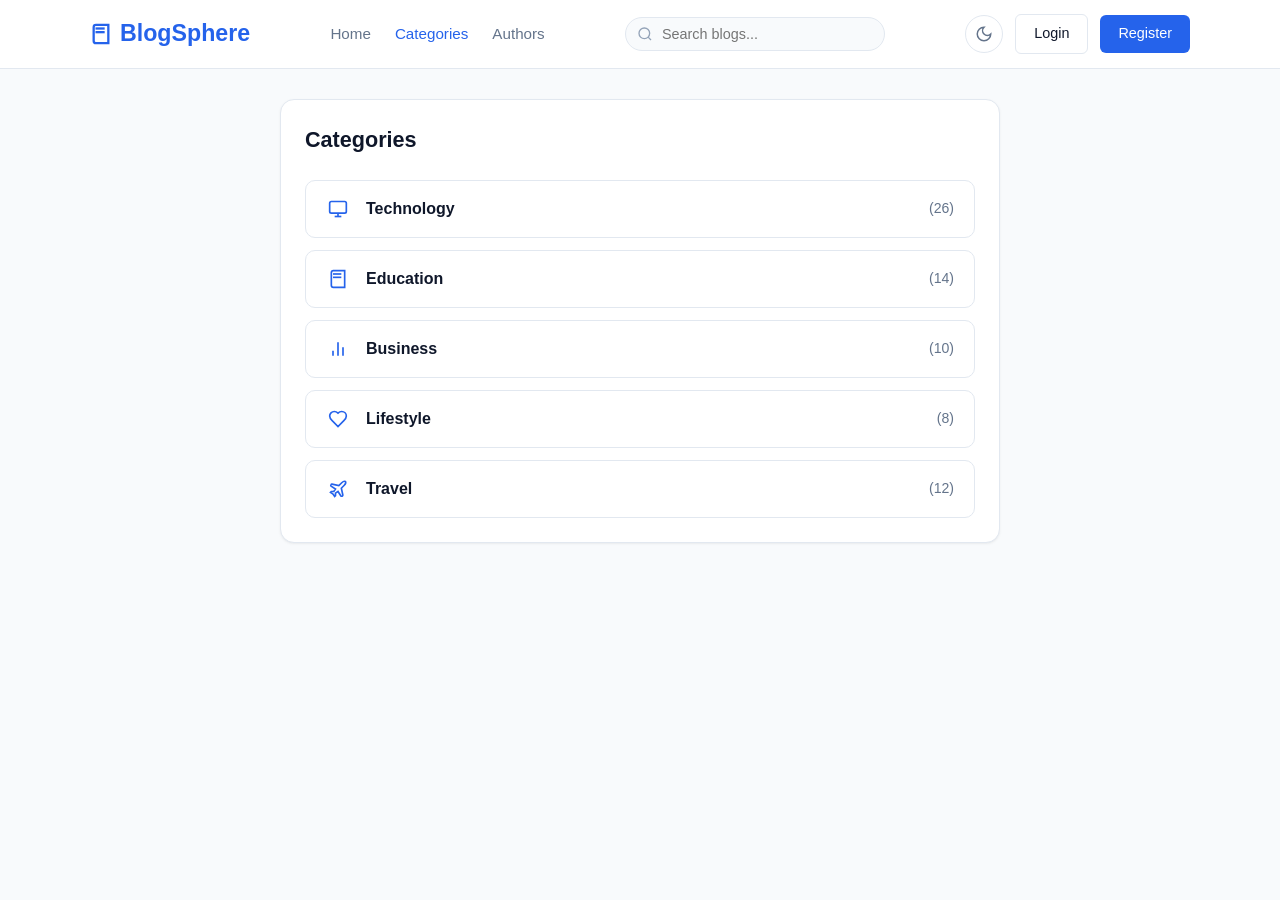
<file: frontend/categories.html>
<!DOCTYPE html>
<html lang="en">
<head>
  <meta charset="UTF-8">
  <meta name="viewport" content="width=device-width, initial-scale=1.0">
  <title>BlogSphere - Categories</title>
  <link rel="stylesheet" href="assets/css/style.css">
</head>
<body>

  <!-- Top Navbar -->
  <header class="navbar" id="main-navbar"></header>

  <main class="main-content">
    <div class="container" style="max-width: 760px;">
      
      <!-- Categories Card List (Screen 11 Mockup) -->
      <div class="categories-container">
        <h2 class="section-title" style="margin-bottom:24px;">Categories</h2>

        <div class="categories-list" id="categories-list-container">
          <!-- Populated by JS -->
        </div>
      </div>

    </div>
  </main>

  <script src="assets/js/api.js"></script>
  <script src="assets/js/common.js"></script>
  <script>
    document.addEventListener('DOMContentLoaded', async () => {
      renderNavbar('categories');

      const iconsMap = {
        technology: `<svg width="20" height="20" viewBox="0 0 24 24" fill="none" stroke="currentColor" stroke-width="2"><rect width="20" height="14" x="2" y="3" rx="2"/><line x1="8" x2="16" y1="21" y2="21"/><line x1="12" x2="12" y1="17" y2="21"/></svg>`,
        education: `<svg width="20" height="20" viewBox="0 0 24 24" fill="none" stroke="currentColor" stroke-width="2"><path d="M4 19.5v-15A2.5 2.5 0 0 1 6.5 2H20v20H6.5a2.5 2.5 0 0 1-2.5-2.5Z"/><path d="M6 6h10"/><path d="M6 10h10"/></svg>`,
        business: `<svg width="20" height="20" viewBox="0 0 24 24" fill="none" stroke="currentColor" stroke-width="2"><line x1="18" x2="18" y1="20" y2="10"/><line x1="12" x2="12" y1="20" y2="4"/><line x1="6" x2="6" y1="20" y2="14"/></svg>`,
        lifestyle: `<svg width="20" height="20" viewBox="0 0 24 24" fill="none" stroke="currentColor" stroke-width="2"><path d="M19 14c1.49-1.46 3-3.21 3-5.5A5.5 5.5 0 0 0 16.5 3c-1.76 0-3 .5-4.5 2-1.5-1.5-2.74-2-4.5-2A5.5 5.5 0 0 0 2 8.5c0 2.3 1.5 4.05 3 5.5l7 7Z"/></svg>`,
        travel: `<svg width="20" height="20" viewBox="0 0 24 24" fill="none" stroke="currentColor" stroke-width="2"><path d="M17.8 19.2 16 11l3.5-3.5C21 6 21.5 4 21 3c-1-.5-3 0-4.5 1.5L13 8 4.8 6.2c-.5-.1-.9.1-1.1.5l-.3.5c-.2.5-.1 1 .3 1.3L9 12l-2 3H4l-1 1 3 2 2 3 1-1v-3l3-2 3.5 5.3c.3.4.8.5 1.3.3l.5-.2c.4-.3.6-.7.5-1.2z"/></svg>`
      };

      try {
        const categories = await API.categories.getAll();
        const container = document.getElementById('categories-list-container');

        container.innerHTML = categories.map(cat => {
          const key = cat.slug.toLowerCase();
          const icon = iconsMap[key] || iconsMap.technology;

          return `
            <a href="index.html?category=${cat.slug}" class="category-row">
              <div class="category-row-left">
                <span class="category-row-icon">${icon}</span>
                <span>${cat.name}</span>
              </div>
              <span class="category-row-count">(${cat.postCount || 10})</span>
            </a>
          `;
        }).join('');

      } catch (err) {
        console.error('Failed to load categories:', err);
      }
    });
  </script>
</body>
</html>
</file>
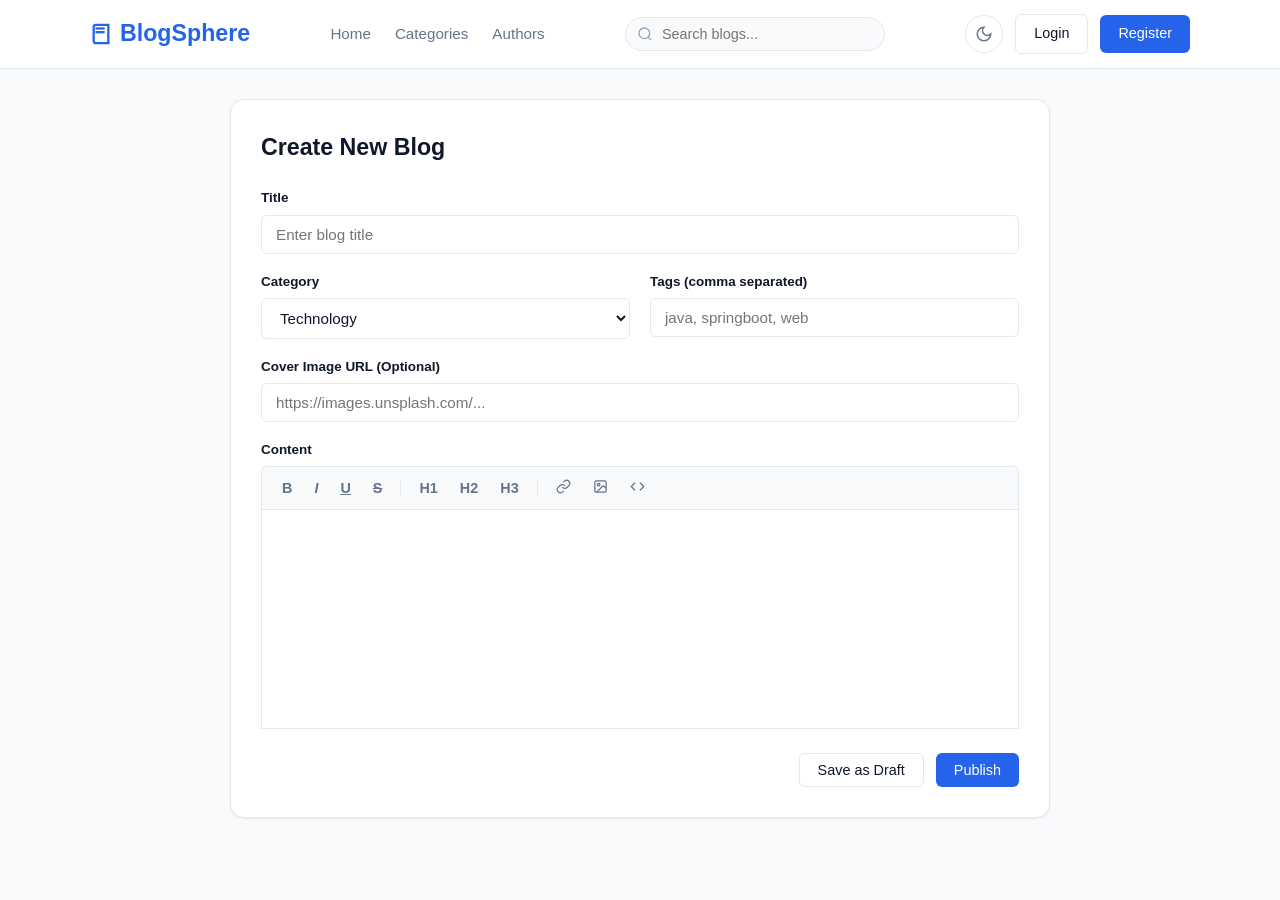
<file: frontend/create-blog.html>
<!DOCTYPE html>
<html lang="en">
<head>
  <meta charset="UTF-8">
  <meta name="viewport" content="width=device-width, initial-scale=1.0">
  <title>BlogSphere - Create New Blog</title>
  <link rel="stylesheet" href="assets/css/style.css">
</head>
<body>

  <!-- Top Navbar -->
  <header class="navbar" id="main-navbar"></header>

  <main class="main-content">
    <div class="container" style="max-width: 860px;">
      
      <!-- Editor Container (Screen 6 Mockup) -->
      <div class="editor-container">
        <h2 class="editor-header">Create New Blog</h2>

        <div id="editor-msg" style="display:none; padding:10px; border-radius:6px; font-size:0.88rem; margin-bottom:16px;"></div>

        <form id="blog-form">
          <!-- Title Input -->
          <div class="form-group">
            <label for="post-title">Title</label>
            <input type="text" id="post-title" placeholder="Enter blog title" required>
          </div>

          <!-- Category & Tags (2 columns) -->
          <div class="editor-grid-2">
            <div class="form-group">
              <label for="post-category">Category</label>
              <select id="post-category">
                <option value="Technology">Technology</option>
                <option value="Education">Education</option>
                <option value="Business">Business</option>
                <option value="Lifestyle">Lifestyle</option>
                <option value="Travel">Travel</option>
              </select>
            </div>

            <div class="form-group">
              <label for="post-tags">Tags (comma separated)</label>
              <input type="text" id="post-tags" placeholder="java, springboot, web">
            </div>
          </div>

          <!-- Cover Image URL -->
          <div class="form-group">
            <label for="post-image">Cover Image URL (Optional)</label>
            <input type="url" id="post-image" placeholder="https://images.unsplash.com/...">
          </div>

          <!-- Rich Text Formatting Toolbar (Screen 6 Mockup) -->
          <div class="form-group" style="margin-bottom:0;">
            <label>Content</label>
            <div class="editor-toolbar">
              <button type="button" class="toolbar-btn" onclick="formatText('bold')" title="Bold"><b>B</b></button>
              <button type="button" class="toolbar-btn" onclick="formatText('italic')" title="Italic"><i>I</i></button>
              <button type="button" class="toolbar-btn" onclick="formatText('underline')" title="Underline"><u>U</u></button>
              <button type="button" class="toolbar-btn" onclick="formatText('strikeThrough')" title="Strikethrough"><s>S</s></button>
              <span style="border-left:1px solid var(--border-color); height:16px; margin:0 4px;"></span>
              <button type="button" class="toolbar-btn" onclick="formatBlock('h1')" title="Heading 1">H1</button>
              <button type="button" class="toolbar-btn" onclick="formatBlock('h2')" title="Heading 2">H2</button>
              <button type="button" class="toolbar-btn" onclick="formatBlock('h3')" title="Heading 3">H3</button>
              <span style="border-left:1px solid var(--border-color); height:16px; margin:0 4px;"></span>
              <button type="button" class="toolbar-btn" onclick="insertLink()" title="Insert Link">
                <svg width="15" height="15" viewBox="0 0 24 24" fill="none" stroke="currentColor" stroke-width="2"><path d="M10 13a5 5 0 0 0 7.54.54l3-3a5 5 0 0 0-7.07-7.07l-1.72 1.71"/><path d="M14 11a5 5 0 0 0-7.54-.54l-3 3a5 5 0 0 0 7.07 7.07l1.71-1.71"/></svg>
              </button>
              <button type="button" class="toolbar-btn" onclick="insertImage()" title="Insert Image URL">
                <svg width="15" height="15" viewBox="0 0 24 24" fill="none" stroke="currentColor" stroke-width="2"><rect width="18" height="18" x="3" y="3" rx="2" ry="2"/><circle cx="9" cy="9" r="2"/><path d="m21 15-3.086-3.086a2 2 0 0 0-2.828 0L6 21"/></svg>
              </button>
              <button type="button" class="toolbar-btn" onclick="insertCode()" title="Code Block">
                <svg width="15" height="15" viewBox="0 0 24 24" fill="none" stroke="currentColor" stroke-width="2"><polyline points="16 18 22 12 16 6"/><polyline points="8 6 2 12 8 18"/></svg>
              </button>
            </div>

            <!-- Content Editable Body -->
            <div id="editor-body" class="editor-textarea" contenteditable="true" 
                 style="background:var(--bg-surface); border:1px solid var(--border-color); padding:16px; min-height:220px; outline:none;"
                 data-placeholder="Write your content here..."></div>
          </div>

          <!-- Bottom Action Buttons (Screen 6 Mockup) -->
          <div class="editor-actions">
            <button type="button" class="btn btn-outline" onclick="submitPost('DRAFT')">Save as Draft</button>
            <button type="button" class="btn btn-primary" onclick="submitPost('PUBLISHED')">Publish</button>
          </div>
        </form>

      </div>

    </div>
  </main>

  <script src="assets/js/api.js"></script>
  <script src="assets/js/common.js"></script>
  <script>
    document.addEventListener('DOMContentLoaded', () => {
      renderNavbar('create');
    });

    // Formatting Toolbar ExecCommands
    function formatText(cmd) {
      document.execCommand(cmd, false, null);
    }

    function formatBlock(tag) {
      document.execCommand('formatBlock', false, `<${tag}>`);
    }

    function insertLink() {
      const url = prompt('Enter URL:');
      if (url) document.execCommand('createLink', false, url);
    }

    function insertImage() {
      const url = prompt('Enter Image URL:');
      if (url) document.execCommand('insertImage', false, url);
    }

    function insertCode() {
      const text = window.getSelection().toString();
      document.execCommand('insertHTML', false, `<code>${text || 'code snippet'}</code>`);
    }

    async function submitPost(status) {
      const title = document.getElementById('post-title').value.trim();
      const category = document.getElementById('post-category').value;
      const rawTags = document.getElementById('post-tags').value;
      const coverImage = document.getElementById('post-image').value.trim();
      const content = document.getElementById('editor-body').innerHTML.trim();
      const msgBox = document.getElementById('editor-msg');

      if (!title) {
        alert('Please provide a title');
        return;
      }
      if (!content || content === '<br>') {
        alert('Content cannot be empty');
        return;
      }

      const tags = rawTags.split(',').map(t => t.trim()).filter(Boolean);

      const payload = {
        title,
        category,
        tags,
        coverImage: coverImage || 'https://images.unsplash.com/photo-1498050108023-c5249f4df085?auto=format&fit=crop&w=800&q=80',
        content,
        status
      };

      try {
        const created = await API.posts.create(payload);
        msgBox.style.display = 'block';
        msgBox.style.background = '#dcfce7';
        msgBox.style.color = '#15803d';
        msgBox.textContent = status === 'DRAFT' ? 'Saved as draft!' : 'Article published successfully!';

        setTimeout(() => {
          window.location.href = `blog-detail.html?id=${created.id || 2}`;
        }, 1000);
      } catch (err) {
        msgBox.style.display = 'block';
        msgBox.style.background = '#fee2e2';
        msgBox.style.color = '#b91c1c';
        msgBox.textContent = `Error: ${err.message}`;
      }
    }
  </script>
</body>
</html>
</file>
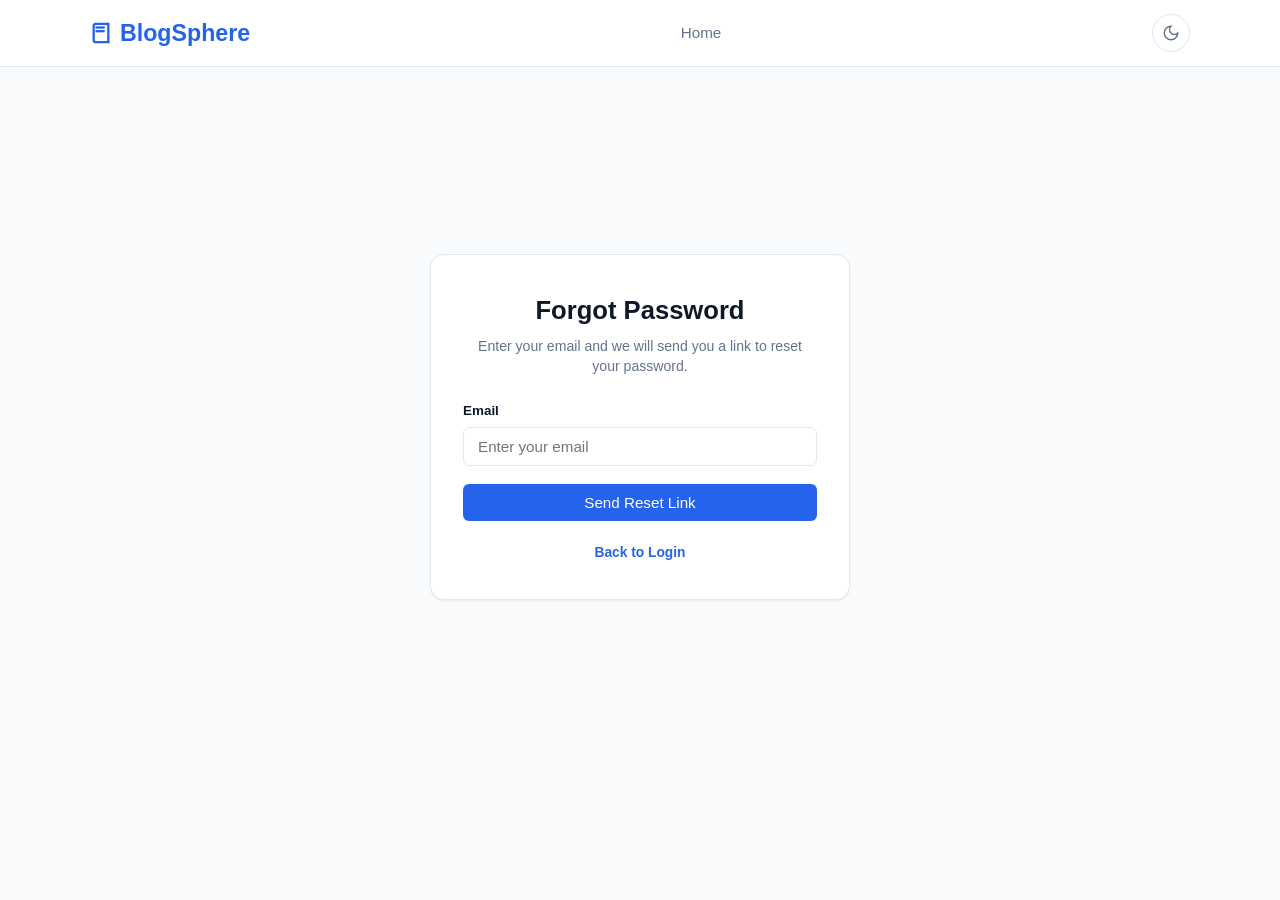
<file: frontend/forgot-password.html>
<!DOCTYPE html>
<html lang="en">
<head>
  <meta charset="UTF-8">
  <meta name="viewport" content="width=device-width, initial-scale=1.0">
  <title>BlogSphere - Forgot Password</title>
  <link rel="stylesheet" href="assets/css/style.css">
</head>
<body>

  <!-- Top Navbar matching mockup -->
  <header class="navbar">
    <div class="nav-container">
      <a href="index.html" class="brand-logo">
        <svg width="22" height="22" viewBox="0 0 24 24" fill="none" stroke="currentColor" stroke-width="2.5"><path d="M4 19.5v-15A2.5 2.5 0 0 1 6.5 2H20v20H6.5a2.5 2.5 0 0 1-2.5-2.5Z"/><path d="M6 6h10"/><path d="M6 10h10"/></svg>
        BlogSphere
      </a>
      <ul class="nav-links">
        <li><a href="index.html">Home</a></li>
      </ul>
      <div>
        <button id="theme-toggle-btn" class="theme-toggle-btn" onclick="toggleTheme()" title="Toggle Theme"></button>
      </div>
    </div>
  </header>

  <!-- Forgot Password Card (Screen 4 Mockup) -->
  <div class="auth-wrapper">
    <div class="auth-card">
      <h2>Forgot Password</h2>
      <p class="auth-subtitle">Enter your email and we will send you a link to reset your password.</p>

      <div id="status-msg" style="display:none; padding:10px; border-radius:6px; font-size:0.85rem; margin-bottom:14px;"></div>

      <form class="auth-form" id="forgot-form">
        <div class="form-group">
          <label for="email">Email</label>
          <input type="email" id="email" placeholder="Enter your email" required>
        </div>

        <button type="submit" class="btn btn-primary" style="width:100%; padding:10px; font-size:0.95rem;">Send Reset Link</button>
      </form>

      <div class="auth-footer">
        <a href="login.html">Back to Login</a>
      </div>
    </div>
  </div>

  <script src="assets/js/api.js"></script>
  <script src="assets/js/common.js"></script>
  <script>
    document.getElementById('forgot-form').addEventListener('submit', async (e) => {
      e.preventDefault();
      const email = document.getElementById('email').value.trim();
      const statusBox = document.getElementById('status-msg');

      try {
        await request('/auth/forgot-password', {
          method: 'POST',
          body: JSON.stringify({ email })
        });
        statusBox.style.display = 'block';
        statusBox.style.background = '#dcfce7';
        statusBox.style.color = '#15803d';
        statusBox.textContent = `A reset link has been dispatched to ${email}. Check your inbox!`;
      } catch (err) {
        statusBox.style.display = 'block';
        statusBox.style.background = '#dcfce7';
        statusBox.style.color = '#15803d';
        statusBox.textContent = `If that email exists in our records, a reset link was sent to ${email}.`;
      }
    });

    updateThemeIcon();
  </script>
</body>
</html>
</file>
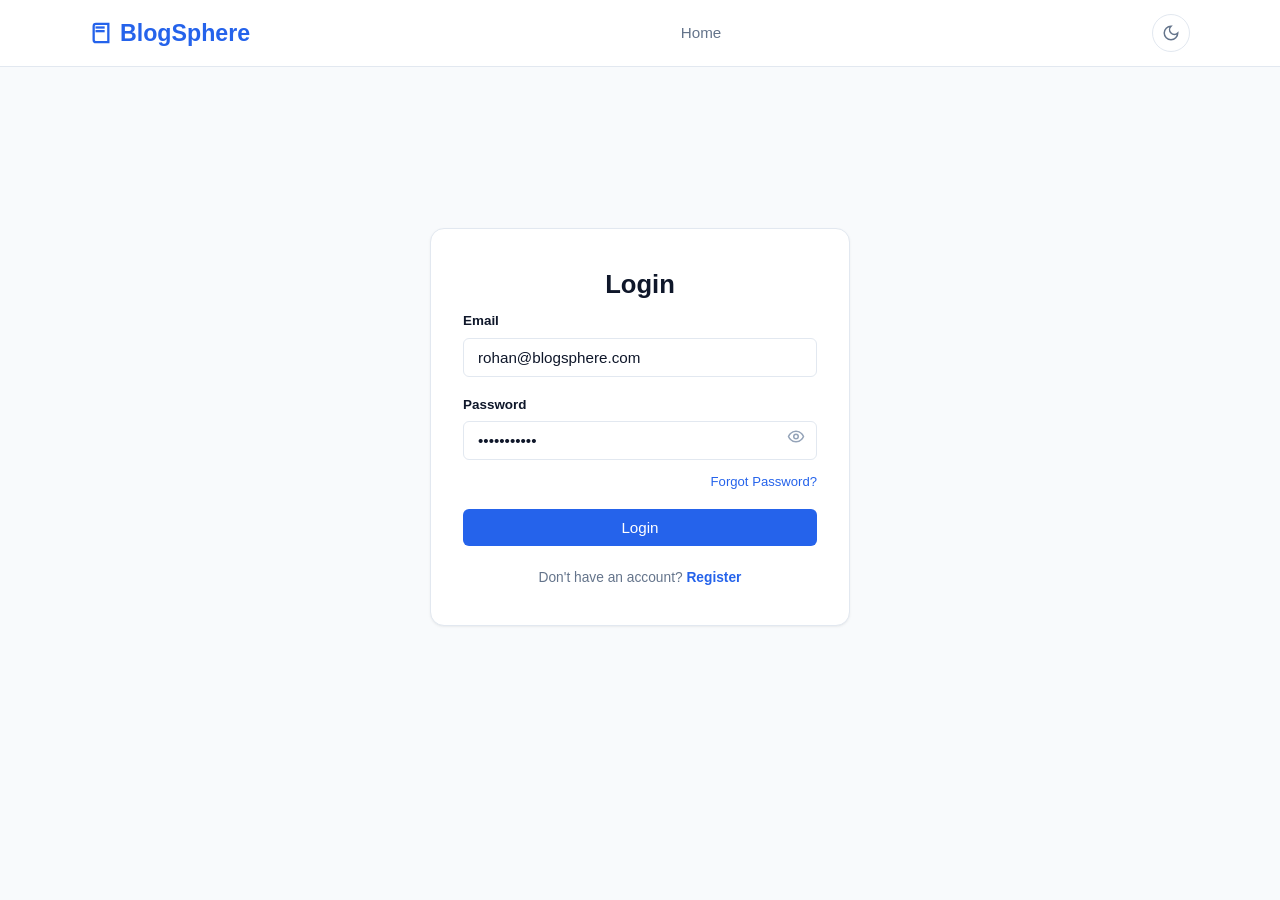
<file: frontend/login.html>
<!DOCTYPE html>
<html lang="en">
<head>
  <meta charset="UTF-8">
  <meta name="viewport" content="width=device-width, initial-scale=1.0">
  <title>BlogSphere - Login</title>
  <link rel="stylesheet" href="assets/css/style.css">
</head>
<body>

  <!-- Minimal Top Navbar matching mockup -->
  <header class="navbar">
    <div class="nav-container">
      <a href="index.html" class="brand-logo">
        <svg width="22" height="22" viewBox="0 0 24 24" fill="none" stroke="currentColor" stroke-width="2.5"><path d="M4 19.5v-15A2.5 2.5 0 0 1 6.5 2H20v20H6.5a2.5 2.5 0 0 1-2.5-2.5Z"/><path d="M6 6h10"/><path d="M6 10h10"/></svg>
        BlogSphere
      </a>
      <ul class="nav-links">
        <li><a href="index.html">Home</a></li>
      </ul>
      <div>
        <button id="theme-toggle-btn" class="theme-toggle-btn" onclick="toggleTheme()" title="Toggle Theme"></button>
      </div>
    </div>
  </header>

  <!-- Login Card Form (Screen 2 Mockup) -->
  <div class="auth-wrapper">
    <div class="auth-card">
      <h2>Login</h2>
      <div id="error-msg" style="color:#ef4444; font-size:0.85rem; margin-bottom:14px; display:none;"></div>

      <form class="auth-form" id="login-form">
        <div class="form-group">
          <label for="email">Email</label>
          <input type="email" id="email" placeholder="Enter your email" required value="rohan@blogsphere.com">
        </div>

        <div class="form-group">
          <label for="password">Password</label>
          <div class="input-with-icon">
            <input type="password" id="password" placeholder="Enter your password" required value="password123">
            <span class="input-toggle-icon" onclick="togglePasswordVisibility('password', this)">
              <svg width="18" height="18" viewBox="0 0 24 24" fill="none" stroke="currentColor" stroke-width="2"><path d="M2 12s3-7 10-7 10 7 10 7-3 7-10 7-10-7-10-7Z"/><circle cx="12" cy="12" r="3"/></svg>
            </span>
          </div>
        </div>

        <div class="form-meta">
          <a href="forgot-password.html" class="form-link">Forgot Password?</a>
        </div>

        <button type="submit" class="btn btn-primary" style="width:100%; padding:10px; font-size:0.95rem;">Login</button>
      </form>

      <div class="auth-footer">
        Don't have an account? <a href="register.html">Register</a>
      </div>
    </div>
  </div>

  <script src="assets/js/api.js"></script>
  <script src="assets/js/common.js"></script>
  <script>
    function togglePasswordVisibility(inputId, iconSpan) {
      const input = document.getElementById(inputId);
      if (input.type === 'password') {
        input.type = 'text';
        iconSpan.innerHTML = `<svg width="18" height="18" viewBox="0 0 24 24" fill="none" stroke="currentColor" stroke-width="2"><path d="M9.88 9.88a3 3 0 1 0 4.24 4.24"/><path d="M10.73 5.08A10.43 10.43 0 0 1 12 5c7 0 10 7 10 7a13.16 13.16 0 0 1-1.67 2.68"/><path d="M6.61 6.61A13.526 13.526 0 0 0 2 12s3 7 10 7a9.74 9.74 0 0 0 5.39-1.61"/><line x1="2" x2="22" y1="2" y2="22"/></svg>`;
      } else {
        input.type = 'password';
        iconSpan.innerHTML = `<svg width="18" height="18" viewBox="0 0 24 24" fill="none" stroke="currentColor" stroke-width="2"><path d="M2 12s3-7 10-7 10 7 10 7-3 7-10 7-10-7-10-7Z"/><circle cx="12" cy="12" r="3"/></svg>`;
      }
    }

    document.getElementById('login-form').addEventListener('submit', async (e) => {
      e.preventDefault();
      const email = document.getElementById('email').value.trim();
      const password = document.getElementById('password').value;
      const errBox = document.getElementById('error-msg');
      errBox.style.display = 'none';

      try {
        const user = await API.auth.login(email, password);
        if (user.role === 'ROLE_ADMIN') {
          window.location.href = 'admin-dashboard.html';
        } else {
          window.location.href = 'dashboard.html';
        }
      } catch (err) {
        errBox.textContent = err.message || 'Login failed';
        errBox.style.display = 'block';
      }
    });

    updateThemeIcon();
  </script>
</body>
</html>
</file>
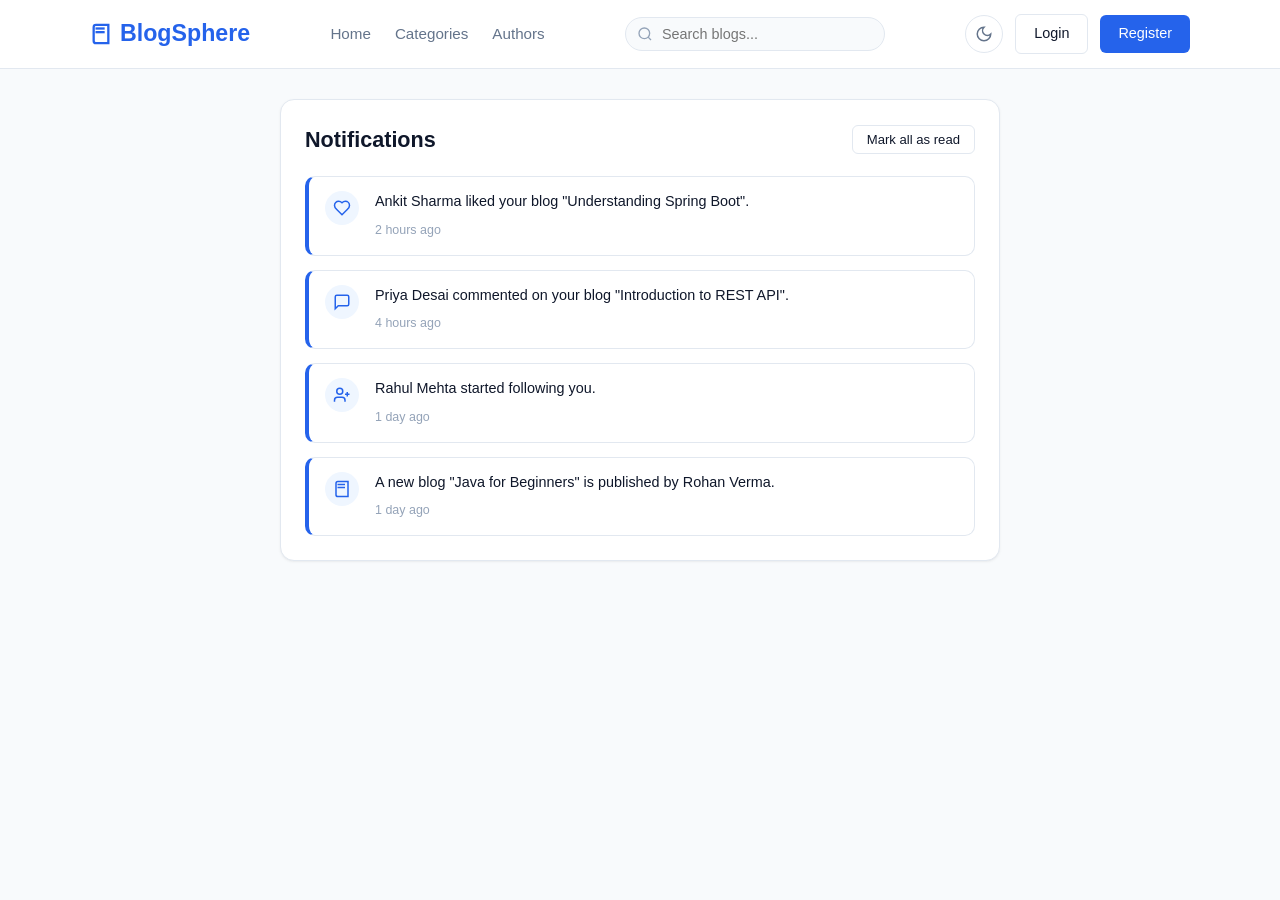
<file: frontend/notifications.html>
<!DOCTYPE html>
<html lang="en">
<head>
  <meta charset="UTF-8">
  <meta name="viewport" content="width=device-width, initial-scale=1.0">
  <title>BlogSphere - Notifications</title>
  <link rel="stylesheet" href="assets/css/style.css">
</head>
<body>

  <!-- Top Navbar -->
  <header class="navbar" id="main-navbar"></header>

  <main class="main-content">
    <div class="container" style="max-width: 760px;">
      
      <!-- Notifications Container (Screen 12 Mockup) -->
      <div class="notifications-container">
        <div style="display:flex; justify-content:space-between; align-items:center; margin-bottom:20px;">
          <h2 class="section-title" style="margin-bottom:0;">Notifications</h2>
          <button class="btn btn-outline btn-sm" onclick="markAllRead()">Mark all as read</button>
        </div>

        <div class="notification-list" id="notification-list-container">
          <!-- Populated by JS -->
        </div>
      </div>

    </div>
  </main>

  <script src="assets/js/api.js"></script>
  <script src="assets/js/common.js"></script>
  <script>
    document.addEventListener('DOMContentLoaded', async () => {
      renderNavbar();

      const icons = {
        LIKE: `<svg width="18" height="18" viewBox="0 0 24 24" fill="none" stroke="currentColor" stroke-width="2"><path d="M19 14c1.49-1.46 3-3.21 3-5.5A5.5 5.5 0 0 0 16.5 3c-1.76 0-3 .5-4.5 2-1.5-1.5-2.74-2-4.5-2A5.5 5.5 0 0 0 2 8.5c0 2.3 1.5 4.05 3 5.5l7 7Z"/></svg>`,
        COMMENT: `<svg width="18" height="18" viewBox="0 0 24 24" fill="none" stroke="currentColor" stroke-width="2"><path d="M21 15a2 2 0 0 1-2 2H7l-4 4V5a2 2 0 0 1 2-2h14a2 2 0 0 1 2 2z"/></svg>`,
        FOLLOW: `<svg width="18" height="18" viewBox="0 0 24 24" fill="none" stroke="currentColor" stroke-width="2"><path d="M16 21v-2a4 4 0 0 0-4-4H6a4 4 0 0 0-4 4v2"/><circle cx="9" cy="7" r="4"/><line x1="19" x2="19" y1="8" y2="14"/><line x1="22" x2="16" y1="11" y2="11"/></svg>`,
        NEW_POST: `<svg width="18" height="18" viewBox="0 0 24 24" fill="none" stroke="currentColor" stroke-width="2"><path d="M4 19.5v-15A2.5 2.5 0 0 1 6.5 2H20v20H6.5a2.5 2.5 0 0 1-2.5-2.5Z"/><path d="M6 6h10"/><path d="M6 10h10"/></svg>`
      };

      try {
        const notifications = await API.notifications.getAll();
        const container = document.getElementById('notification-list-container');

        if (!notifications || notifications.length === 0) {
          container.innerHTML = '<p style="color:var(--text-muted);">No notifications yet.</p>';
          return;
        }

        container.innerHTML = notifications.map(n => {
          const icon = icons[n.type] || icons.NEW_POST;
          return `
            <div class="notification-row ${!n.isRead ? 'unread' : ''}">
              <div class="notification-icon-badge">${icon}</div>
              <div class="notification-content">
                <p>${n.message}</p>
                <span>${n.timeAgo || formatTimeAgo(n.createdAt)}</span>
              </div>
            </div>
          `;
        }).join('');

      } catch (err) {
        console.error('Failed to load notifications:', err);
      }
    });

    function markAllRead() {
      document.querySelectorAll('.notification-row.unread').forEach(el => el.classList.remove('unread'));
      alert('All notifications marked as read.');
    }
  </script>
</body>
</html>
</file>
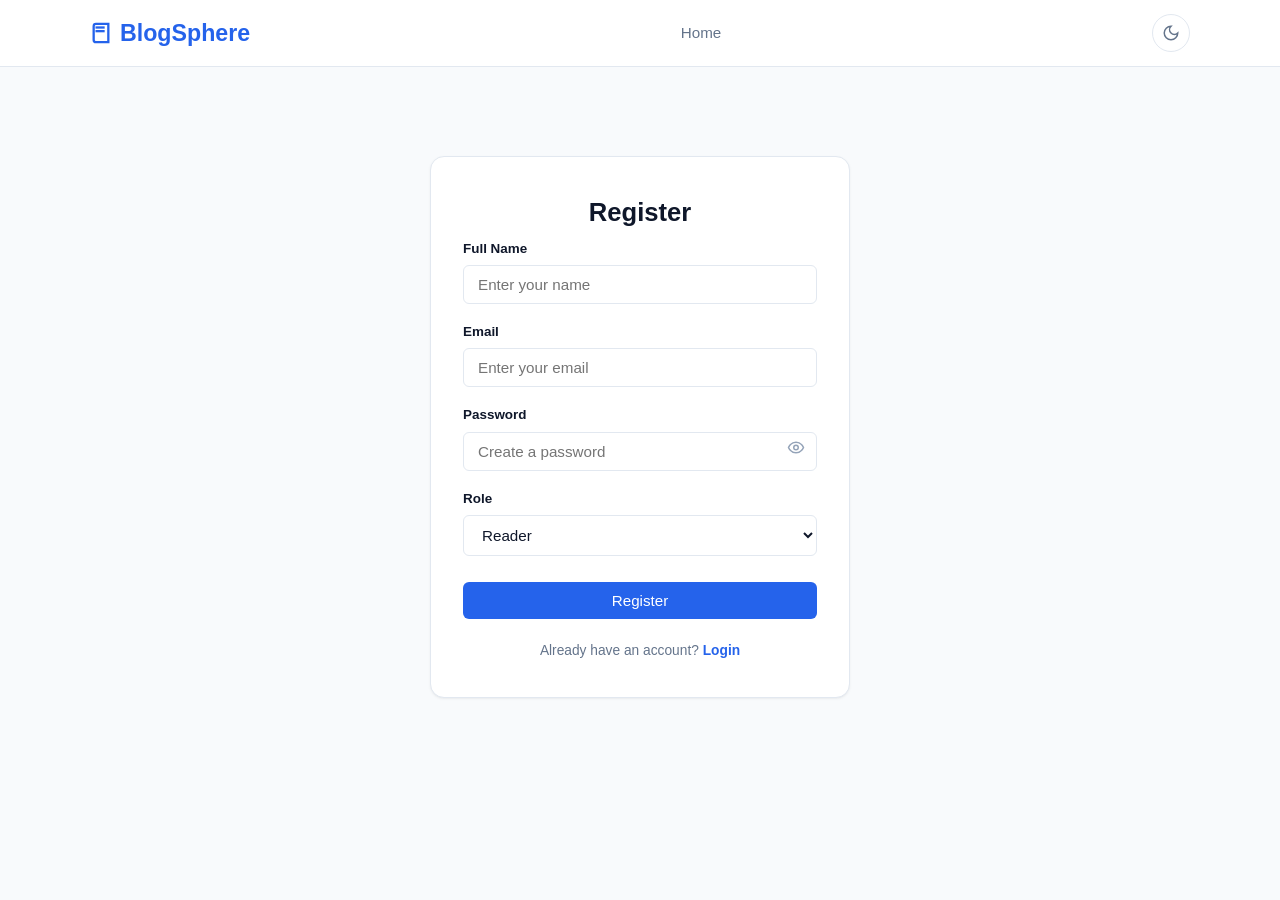
<file: frontend/register.html>
<!DOCTYPE html>
<html lang="en">
<head>
  <meta charset="UTF-8">
  <meta name="viewport" content="width=device-width, initial-scale=1.0">
  <title>BlogSphere - Register</title>
  <link rel="stylesheet" href="assets/css/style.css">
</head>
<body>

  <!-- Top Navbar matching mockup -->
  <header class="navbar">
    <div class="nav-container">
      <a href="index.html" class="brand-logo">
        <svg width="22" height="22" viewBox="0 0 24 24" fill="none" stroke="currentColor" stroke-width="2.5"><path d="M4 19.5v-15A2.5 2.5 0 0 1 6.5 2H20v20H6.5a2.5 2.5 0 0 1-2.5-2.5Z"/><path d="M6 6h10"/><path d="M6 10h10"/></svg>
        BlogSphere
      </a>
      <ul class="nav-links">
        <li><a href="index.html">Home</a></li>
      </ul>
      <div>
        <button id="theme-toggle-btn" class="theme-toggle-btn" onclick="toggleTheme()" title="Toggle Theme"></button>
      </div>
    </div>
  </header>

  <!-- Register Card Form (Screen 3 Mockup) -->
  <div class="auth-wrapper">
    <div class="auth-card">
      <h2>Register</h2>
      <div id="error-msg" style="color:#ef4444; font-size:0.85rem; margin-bottom:14px; display:none;"></div>

      <form class="auth-form" id="register-form">
        <div class="form-group">
          <label for="fullName">Full Name</label>
          <input type="text" id="fullName" placeholder="Enter your name" required>
        </div>

        <div class="form-group">
          <label for="email">Email</label>
          <input type="email" id="email" placeholder="Enter your email" required>
        </div>

        <div class="form-group">
          <label for="password">Password</label>
          <div class="input-with-icon">
            <input type="password" id="password" placeholder="Create a password" required minlength="6">
            <span class="input-toggle-icon" onclick="togglePasswordVisibility('password', this)">
              <svg width="18" height="18" viewBox="0 0 24 24" fill="none" stroke="currentColor" stroke-width="2"><path d="M2 12s3-7 10-7 10 7 10 7-3 7-10 7-10-7-10-7Z"/><circle cx="12" cy="12" r="3"/></svg>
            </span>
          </div>
        </div>

        <div class="form-group">
          <label for="role">Role</label>
          <select id="role">
            <option value="Reader" selected>Reader</option>
            <option value="Author">Author</option>
          </select>
        </div>

        <button type="submit" class="btn btn-primary" style="width:100%; padding:10px; font-size:0.95rem; margin-top:8px;">Register</button>
      </form>

      <div class="auth-footer">
        Already have an account? <a href="login.html">Login</a>
      </div>
    </div>
  </div>

  <script src="assets/js/api.js"></script>
  <script src="assets/js/common.js"></script>
  <script>
    function togglePasswordVisibility(inputId, iconSpan) {
      const input = document.getElementById(inputId);
      if (input.type === 'password') {
        input.type = 'text';
        iconSpan.innerHTML = `<svg width="18" height="18" viewBox="0 0 24 24" fill="none" stroke="currentColor" stroke-width="2"><path d="M9.88 9.88a3 3 0 1 0 4.24 4.24"/><path d="M10.73 5.08A10.43 10.43 0 0 1 12 5c7 0 10 7 10 7a13.16 13.16 0 0 1-1.67 2.68"/><path d="M6.61 6.61A13.526 13.526 0 0 0 2 12s3 7 10 7a9.74 9.74 0 0 0 5.39-1.61"/><line x1="2" x2="22" y1="2" y2="22"/></svg>`;
      } else {
        input.type = 'password';
        iconSpan.innerHTML = `<svg width="18" height="18" viewBox="0 0 24 24" fill="none" stroke="currentColor" stroke-width="2"><path d="M2 12s3-7 10-7 10 7 10 7-3 7-10 7-10-7-10-7Z"/><circle cx="12" cy="12" r="3"/></svg>`;
      }
    }

    document.getElementById('register-form').addEventListener('submit', async (e) => {
      e.preventDefault();
      const fullName = document.getElementById('fullName').value.trim();
      const email = document.getElementById('email').value.trim();
      const password = document.getElementById('password').value;
      const role = document.getElementById('role').value;
      const errBox = document.getElementById('error-msg');
      errBox.style.display = 'none';

      try {
        await API.auth.register(fullName, email, password, role);
        window.location.href = 'dashboard.html';
      } catch (err) {
        errBox.textContent = err.message || 'Registration failed';
        errBox.style.display = 'block';
      }
    });

    updateThemeIcon();
  </script>
</body>
</html>
</file>
<file: frontend/assets/css/style.css>
/* BlogSphere Main Stylesheet - Faithful to UI Mockup */
@import url('variables.css');

* {
  margin: 0;
  padding: 0;
  box-sizing: border-box;
}

body {
  font-family: var(--font-family);
  background-color: var(--bg-primary);
  color: var(--text-main);
  line-height: 1.5;
  transition: background-color 0.2s, color 0.2s;
  min-height: 100vh;
  display: flex;
  flex-direction: column;
}

a {
  color: inherit;
  text-decoration: none;
}

button {
  cursor: pointer;
  font-family: inherit;
  border: none;
  background: none;
}

input, select, textarea {
  font-family: inherit;
  color: var(--text-main);
  background: var(--bg-surface);
  border: 1px solid var(--border-color);
  border-radius: var(--radius-sm);
  padding: 10px 14px;
  font-size: 0.95rem;
  transition: var(--transition);
  width: 100%;
}

input:focus, select:focus, textarea:focus {
  outline: none;
  border-color: var(--border-focus);
  box-shadow: 0 0 0 3px rgba(37, 99, 235, 0.15);
}

/* =========================================================
   CONTAINERS & LAYOUT
   ========================================================= */
.container {
  max-width: 1140px;
  margin: 0 auto;
  padding: 0 20px;
}

.main-content {
  flex: 1;
  padding: 30px 0 50px 0;
}

/* =========================================================
   TOP NAVBAR
   ========================================================= */
.navbar {
  background: var(--bg-surface);
  border-bottom: 1px solid var(--border-color);
  position: sticky;
  top: 0;
  z-index: 100;
  transition: var(--transition);
}

.nav-container {
  max-width: 1140px;
  margin: 0 auto;
  padding: 14px 20px;
  display: flex;
  align-items: center;
  justify-content: space-between;
  gap: 20px;
}

.brand-logo {
  font-size: 1.45rem;
  font-weight: 700;
  color: var(--primary);
  display: flex;
  align-items: center;
  gap: 8px;
}

.nav-links {
  display: flex;
  align-items: center;
  gap: 24px;
  list-style: none;
}

.nav-links a {
  font-size: 0.95rem;
  font-weight: 500;
  color: var(--text-muted);
  transition: var(--transition);
}

.nav-links a:hover,
.nav-links a.active {
  color: var(--primary);
}

.nav-search {
  position: relative;
  flex: 1;
  max-width: 260px;
}

.nav-search input {
  padding: 8px 14px 8px 36px;
  border-radius: var(--radius-full);
  font-size: 0.9rem;
  background: var(--bg-primary);
  border: 1px solid var(--border-color);
}

.nav-search .search-icon {
  position: absolute;
  left: 12px;
  top: 50%;
  transform: translateY(-50%);
  color: var(--text-subtle);
  pointer-events: none;
}

.nav-actions {
  display: flex;
  align-items: center;
  gap: 12px;
}

.btn {
  display: inline-flex;
  align-items: center;
  justify-content: center;
  padding: 8px 18px;
  font-size: 0.9rem;
  font-weight: 500;
  border-radius: var(--radius-sm);
  transition: var(--transition);
  text-decoration: none;
}

.btn-primary {
  background-color: var(--primary);
  color: var(--primary-text);
}

.btn-primary:hover {
  background-color: var(--primary-hover);
}

.btn-outline {
  border: 1px solid var(--border-color);
  color: var(--text-main);
  background: transparent;
}

.btn-outline:hover {
  background: var(--bg-surface-hover);
}

.btn-sm {
  padding: 6px 14px;
  font-size: 0.82rem;
}

.theme-toggle-btn {
  width: 38px;
  height: 38px;
  border-radius: var(--radius-full);
  display: flex;
  align-items: center;
  justify-content: center;
  color: var(--text-muted);
  border: 1px solid var(--border-color);
  background: var(--bg-surface);
  transition: var(--transition);
}

.theme-toggle-btn:hover {
  color: var(--text-main);
  background: var(--bg-surface-hover);
}

.user-profile-pill {
  display: flex;
  align-items: center;
  gap: 8px;
  padding: 4px 8px;
  border-radius: var(--radius-full);
  border: 1px solid var(--border-color);
  background: var(--bg-surface);
  cursor: pointer;
}

.user-avatar {
  width: 32px;
  height: 32px;
  border-radius: 50%;
  object-fit: cover;
}

/* =========================================================
   HERO BANNER (Screen 1: Home)
   ========================================================= */
.hero-section {
  background: var(--bg-surface);
  border: 1px solid var(--border-color);
  border-radius: var(--radius-lg);
  padding: 40px 48px;
  margin-bottom: 35px;
  display: flex;
  align-items: center;
  justify-content: space-between;
  box-shadow: var(--card-shadow);
  gap: 30px;
}

.hero-content h1 {
  font-size: 2.3rem;
  font-weight: 700;
  color: var(--text-main);
  margin-bottom: 10px;
}

.hero-content p {
  color: var(--text-muted);
  font-size: 1.1rem;
  margin-bottom: 24px;
}

.hero-illustration {
  flex-shrink: 0;
  max-width: 280px;
}

.hero-illustration svg {
  width: 100%;
  height: auto;
}

/* =========================================================
   SECTION HEADERS & BLOG CARDS
   ========================================================= */
.section-title {
  font-size: 1.35rem;
  font-weight: 700;
  color: var(--text-main);
  margin-bottom: 20px;
}

.featured-card {
  background: var(--bg-surface);
  border: 1px solid var(--border-color);
  border-radius: var(--radius-md);
  padding: 18px;
  display: flex;
  gap: 22px;
  box-shadow: var(--card-shadow);
  transition: var(--transition);
  text-decoration: none;
  color: inherit;
  margin-bottom: 20px;
}

.featured-card:hover {
  box-shadow: var(--card-shadow-hover);
  border-color: #cbd5e1;
}

.featured-card-thumb {
  width: 180px;
  height: 110px;
  border-radius: var(--radius-sm);
  object-fit: cover;
  flex-shrink: 0;
}

.featured-card-body {
  display: flex;
  flex-direction: column;
  justify-content: space-between;
  flex: 1;
}

.badge {
  display: inline-block;
  align-self: flex-start;
  padding: 3px 10px;
  border-radius: var(--radius-full);
  font-size: 0.75rem;
  font-weight: 600;
  background: var(--badge-bg);
  color: var(--badge-text);
  margin-bottom: 8px;
}

.featured-card-title {
  font-size: 1.15rem;
  font-weight: 700;
  color: var(--text-main);
  margin-bottom: 6px;
}

.featured-card-desc {
  font-size: 0.88rem;
  color: var(--text-muted);
  line-height: 1.4;
  margin-bottom: 12px;
}

.card-meta-row {
  display: flex;
  align-items: center;
  justify-content: space-between;
  font-size: 0.8rem;
  color: var(--text-subtle);
}

.card-author-info {
  display: flex;
  align-items: center;
  gap: 12px;
}

.card-stats {
  display: flex;
  align-items: center;
  gap: 14px;
}

.card-stat-item {
  display: flex;
  align-items: center;
  gap: 5px;
}

/* =========================================================
   AUTH PAGES (Screens 2, 3, 4: Login, Register, Forgot)
   ========================================================= */
.auth-wrapper {
  display: flex;
  align-items: center;
  justify-content: center;
  min-height: calc(100vh - 180px);
  padding: 20px;
}

.auth-card {
  background: var(--bg-surface);
  border: 1px solid var(--border-color);
  border-radius: var(--radius-lg);
  padding: 36px 32px;
  width: 100%;
  max-width: 420px;
  box-shadow: var(--card-shadow);
  text-align: center;
}

.auth-card h2 {
  font-size: 1.6rem;
  font-weight: 700;
  margin-bottom: 8px;
  color: var(--text-main);
}

.auth-subtitle {
  font-size: 0.88rem;
  color: var(--text-muted);
  margin-bottom: 24px;
  line-height: 1.4;
}

.auth-form {
  text-align: left;
}

.form-group {
  margin-bottom: 18px;
}

.form-group label {
  display: block;
  font-size: 0.84rem;
  font-weight: 600;
  color: var(--text-main);
  margin-bottom: 6px;
}

.input-with-icon {
  position: relative;
}

.input-with-icon input {
  padding-right: 40px;
}

.input-toggle-icon {
  position: absolute;
  right: 12px;
  top: 50%;
  transform: translateY(-50%);
  color: var(--text-subtle);
  cursor: pointer;
}

.form-meta {
  display: flex;
  justify-content: flex-end;
  margin-top: -6px;
  margin-bottom: 18px;
}

.form-link {
  font-size: 0.82rem;
  color: var(--primary);
  font-weight: 500;
}

.form-link:hover {
  text-decoration: underline;
}

.auth-footer {
  margin-top: 22px;
  font-size: 0.86rem;
  color: var(--text-muted);
}

.auth-footer a {
  color: var(--primary);
  font-weight: 600;
}

/* =========================================================
   DASHBOARD LAYOUT (Screens 5 & 10: User & Admin)
   ========================================================= */
.dashboard-grid {
  display: grid;
  grid-template-columns: 240px 1fr;
  gap: 25px;
  align-items: start;
}

.dashboard-sidebar {
  background: var(--bg-surface);
  border: 1px solid var(--border-color);
  border-radius: var(--radius-md);
  padding: 24px 16px;
  box-shadow: var(--card-shadow);
}

.sidebar-profile {
  display: flex;
  align-items: center;
  gap: 12px;
  padding-bottom: 20px;
  margin-bottom: 18px;
  border-bottom: 1px solid var(--border-color);
}

.sidebar-avatar {
  width: 44px;
  height: 44px;
  border-radius: 50%;
  object-fit: cover;
  background: #cbd5e1;
}

.sidebar-profile-info h4 {
  font-size: 0.95rem;
  font-weight: 700;
  color: var(--text-main);
}

.sidebar-profile-info span {
  font-size: 0.78rem;
  color: var(--text-muted);
}

.sidebar-nav {
  list-style: none;
  display: flex;
  flex-direction: column;
  gap: 4px;
}

.sidebar-nav-item a {
  display: flex;
  align-items: center;
  gap: 12px;
  padding: 9px 14px;
  border-radius: var(--radius-sm);
  font-size: 0.88rem;
  font-weight: 500;
  color: var(--text-muted);
  transition: var(--transition);
}

.sidebar-nav-item a:hover {
  background: var(--bg-surface-hover);
  color: var(--text-main);
}

.sidebar-nav-item.active a {
  background: var(--primary-light);
  color: var(--primary);
  font-weight: 600;
}

/* Dashboard Stats Cards */
.stats-row {
  display: grid;
  grid-template-columns: repeat(4, 1fr);
  gap: 16px;
  margin-bottom: 25px;
}

.stat-card {
  background: var(--bg-surface);
  border: 1px solid var(--border-color);
  border-radius: var(--radius-md);
  padding: 18px;
  box-shadow: var(--card-shadow);
}

.stat-card-value {
  font-size: 1.85rem;
  font-weight: 700;
  color: var(--text-main);
  margin-bottom: 4px;
}

.stat-card-label {
  font-size: 0.82rem;
  color: var(--text-muted);
  font-weight: 500;
}

/* Activity & Tables */
.content-box {
  background: var(--bg-surface);
  border: 1px solid var(--border-color);
  border-radius: var(--radius-md);
  padding: 24px;
  box-shadow: var(--card-shadow);
}

.content-box-header {
  font-size: 1.1rem;
  font-weight: 700;
  color: var(--text-main);
  margin-bottom: 18px;
}

.activity-list {
  display: flex;
  flex-direction: column;
  gap: 16px;
}

.activity-item {
  display: flex;
  align-items: flex-start;
  gap: 14px;
  padding-bottom: 14px;
  border-bottom: 1px solid var(--border-color);
}

.activity-item:last-child {
  border-bottom: none;
  padding-bottom: 0;
}

.activity-icon {
  width: 32px;
  height: 32px;
  border-radius: 50%;
  display: flex;
  align-items: center;
  justify-content: center;
  flex-shrink: 0;
  background: var(--bg-primary);
  color: var(--primary);
}

.activity-info p {
  font-size: 0.88rem;
  color: var(--text-main);
}

.activity-info span {
  font-size: 0.76rem;
  color: var(--text-subtle);
}

/* Data Table (Admin) */
.data-table {
  width: 100%;
  border-collapse: collapse;
  font-size: 0.88rem;
  text-align: left;
}

.data-table th {
  padding: 10px 14px;
  font-weight: 600;
  color: var(--text-muted);
  border-bottom: 1px solid var(--border-color);
  background: var(--bg-primary);
}

.data-table td {
  padding: 12px 14px;
  border-bottom: 1px solid var(--border-color);
  color: var(--text-main);
}

/* =========================================================
   CREATE BLOG / RICH TEXT EDITOR (Screen 6)
   ========================================================= */
.editor-container {
  background: var(--bg-surface);
  border: 1px solid var(--border-color);
  border-radius: var(--radius-lg);
  padding: 30px;
  box-shadow: var(--card-shadow);
}

.editor-header {
  font-size: 1.45rem;
  font-weight: 700;
  margin-bottom: 24px;
  color: var(--text-main);
}

.editor-grid-2 {
  display: grid;
  grid-template-columns: 1fr 1fr;
  gap: 20px;
}

.editor-toolbar {
  display: flex;
  align-items: center;
  gap: 6px;
  padding: 8px 12px;
  background: var(--bg-primary);
  border: 1px solid var(--border-color);
  border-bottom: none;
  border-top-left-radius: var(--radius-sm);
  border-top-right-radius: var(--radius-sm);
}

.toolbar-btn {
  padding: 4px 8px;
  border-radius: 4px;
  font-size: 0.9rem;
  font-weight: 600;
  color: var(--text-muted);
  transition: var(--transition);
}

.toolbar-btn:hover {
  background: var(--bg-surface-hover);
  color: var(--text-main);
}

.editor-textarea {
  min-height: 220px;
  border-top-left-radius: 0;
  border-top-right-radius: 0;
  resize: vertical;
}

.editor-actions {
  display: flex;
  justify-content: flex-end;
  gap: 12px;
  margin-top: 24px;
}

/* =========================================================
   BLOG DETAIL & COMMENTS (Screens 7 & 8)
   ========================================================= */
.article-header {
  margin-bottom: 24px;
}

.article-tags {
  display: flex;
  align-items: center;
  gap: 8px;
  margin-bottom: 12px;
}

.tag-badge {
  font-size: 0.78rem;
  color: var(--primary);
  font-weight: 500;
}

.article-title {
  font-size: 2.1rem;
  font-weight: 800;
  color: var(--text-main);
  margin-bottom: 12px;
  line-height: 1.3;
}

.article-meta {
  display: flex;
  align-items: center;
  gap: 16px;
  font-size: 0.85rem;
  color: var(--text-muted);
}

.article-cover {
  width: 100%;
  max-height: 420px;
  object-fit: cover;
  border-radius: var(--radius-md);
  margin-bottom: 28px;
}

.article-body {
  font-size: 1.05rem;
  line-height: 1.75;
  color: var(--text-main);
  margin-bottom: 35px;
}

.article-body p {
  margin-bottom: 18px;
}

.article-interaction-bar {
  display: flex;
  align-items: center;
  justify-content: space-between;
  padding: 14px 20px;
  background: var(--bg-surface);
  border: 1px solid var(--border-color);
  border-radius: var(--radius-md);
  margin-bottom: 40px;
}

.interaction-group {
  display: flex;
  align-items: center;
  gap: 20px;
}

.interaction-btn {
  display: flex;
  align-items: center;
  gap: 6px;
  font-size: 0.88rem;
  color: var(--text-muted);
  font-weight: 500;
  transition: var(--transition);
}

.interaction-btn:hover,
.interaction-btn.active {
  color: var(--primary);
}

/* Comments Section */
.comments-container {
  background: var(--bg-surface);
  border: 1px solid var(--border-color);
  border-radius: var(--radius-md);
  padding: 24px;
}

.comments-header {
  font-size: 1.15rem;
  font-weight: 700;
  margin-bottom: 20px;
}

.comment-input-box {
  display: flex;
  flex-direction: column;
  gap: 10px;
  margin-bottom: 28px;
}

.comment-input-box textarea {
  min-height: 75px;
}

.comment-input-box .comment-btn-row {
  display: flex;
  justify-content: flex-end;
}

.comment-list {
  display: flex;
  flex-direction: column;
  gap: 20px;
}

.comment-card {
  display: flex;
  gap: 14px;
}

.comment-avatar {
  width: 36px;
  height: 36px;
  border-radius: 50%;
  object-fit: cover;
  flex-shrink: 0;
}

.comment-content h5 {
  font-size: 0.9rem;
  font-weight: 700;
  color: var(--text-main);
  margin-bottom: 3px;
}

.comment-content p {
  font-size: 0.88rem;
  color: var(--text-muted);
  margin-bottom: 6px;
}

.comment-meta {
  display: flex;
  align-items: center;
  gap: 12px;
  font-size: 0.75rem;
  color: var(--text-subtle);
}

.comment-meta button {
  color: var(--primary);
  font-weight: 500;
}

/* =========================================================
   AUTHOR PROFILE (Screen 9)
   ========================================================= */
.profile-card {
  background: var(--bg-surface);
  border: 1px solid var(--border-color);
  border-radius: var(--radius-lg);
  padding: 35px 30px;
  box-shadow: var(--card-shadow);
  margin-bottom: 30px;
}

.profile-header-top {
  display: flex;
  align-items: flex-start;
  justify-content: space-between;
  gap: 24px;
  margin-bottom: 24px;
}

.profile-main-info {
  display: flex;
  align-items: center;
  gap: 24px;
}

.profile-large-avatar {
  width: 90px;
  height: 90px;
  border-radius: 50%;
  object-fit: cover;
  background: #cbd5e1;
}

.profile-details h2 {
  font-size: 1.55rem;
  font-weight: 700;
  color: var(--text-main);
  margin-bottom: 2px;
}

.profile-role {
  font-size: 0.84rem;
  color: var(--text-muted);
  margin-bottom: 8px;
}

.profile-bio {
  font-size: 0.9rem;
  color: var(--text-main);
  max-width: 520px;
  line-height: 1.4;
}

.profile-counters {
  display: flex;
  align-items: center;
  gap: 40px;
  padding-top: 18px;
  border-top: 1px solid var(--border-color);
}

.counter-item {
  display: flex;
  align-items: baseline;
  gap: 6px;
}

.counter-item strong {
  font-size: 1.25rem;
  color: var(--text-main);
}

.counter-item span {
  font-size: 0.84rem;
  color: var(--text-muted);
}

.profile-tabs {
  display: flex;
  gap: 24px;
  border-bottom: 1px solid var(--border-color);
  margin-bottom: 24px;
}

.profile-tab {
  padding: 10px 4px;
  font-size: 0.92rem;
  font-weight: 600;
  color: var(--text-muted);
  border-bottom: 2px solid transparent;
  cursor: pointer;
}

.profile-tab.active {
  color: var(--primary);
  border-bottom-color: var(--primary);
}

/* =========================================================
   CATEGORIES LIST (Screen 11)
   ========================================================= */
.categories-container {
  background: var(--bg-surface);
  border: 1px solid var(--border-color);
  border-radius: var(--radius-lg);
  padding: 24px;
  box-shadow: var(--card-shadow);
}

.categories-list {
  display: flex;
  flex-direction: column;
  gap: 12px;
}

.category-row {
  display: flex;
  align-items: center;
  justify-content: space-between;
  padding: 16px 20px;
  border: 1px solid var(--border-color);
  border-radius: var(--radius-md);
  background: var(--bg-surface);
  transition: var(--transition);
  text-decoration: none;
  color: inherit;
}

.category-row:hover {
  background: var(--bg-surface-hover);
  border-color: #cbd5e1;
}

.category-row-left {
  display: flex;
  align-items: center;
  gap: 16px;
  font-size: 1rem;
  font-weight: 600;
}

.category-row-icon {
  width: 24px;
  height: 24px;
  color: var(--primary);
  display: flex;
  align-items: center;
  justify-content: center;
}

.category-row-count {
  font-size: 0.88rem;
  color: var(--text-muted);
}

/* =========================================================
   NOTIFICATIONS LIST (Screen 12)
   ========================================================= */
.notifications-container {
  background: var(--bg-surface);
  border: 1px solid var(--border-color);
  border-radius: var(--radius-lg);
  padding: 24px;
  box-shadow: var(--card-shadow);
}

.notification-list {
  display: flex;
  flex-direction: column;
  gap: 14px;
}

.notification-row {
  display: flex;
  align-items: flex-start;
  gap: 16px;
  padding: 14px 16px;
  border: 1px solid var(--border-color);
  border-radius: var(--radius-md);
  background: var(--bg-surface);
  transition: var(--transition);
}

.notification-row:hover {
  background: var(--bg-surface-hover);
}

.notification-row.unread {
  border-left: 4px solid var(--primary);
}

.notification-icon-badge {
  width: 34px;
  height: 34px;
  border-radius: 50%;
  display: flex;
  align-items: center;
  justify-content: center;
  flex-shrink: 0;
  background: var(--primary-light);
  color: var(--primary);
}

.notification-content p {
  font-size: 0.9rem;
  color: var(--text-main);
  margin-bottom: 4px;
}

.notification-content span {
  font-size: 0.78rem;
  color: var(--text-subtle);
}

/* =========================================================
   RESPONSIVENESS (Mobile & Tablet)
   ========================================================= */
@media (max-width: 860px) {
  .dashboard-grid {
    grid-template-columns: 1fr;
  }
  
  .stats-row {
    grid-template-columns: repeat(2, 1fr);
  }
  
  .editor-grid-2 {
    grid-template-columns: 1fr;
  }

  .hero-section {
    flex-direction: column;
    text-align: center;
    padding: 30px 20px;
  }

  .featured-card {
    flex-direction: column;
  }

  .featured-card-thumb {
    width: 100%;
    height: 180px;
  }

  .profile-header-top {
    flex-direction: column;
    align-items: flex-start;
  }
}

@media (max-width: 600px) {
  .nav-links, .nav-search {
    display: none;
  }

  .stats-row {
    grid-template-columns: 1fr;
  }

  .article-title {
    font-size: 1.6rem;
  }
}
</file>
